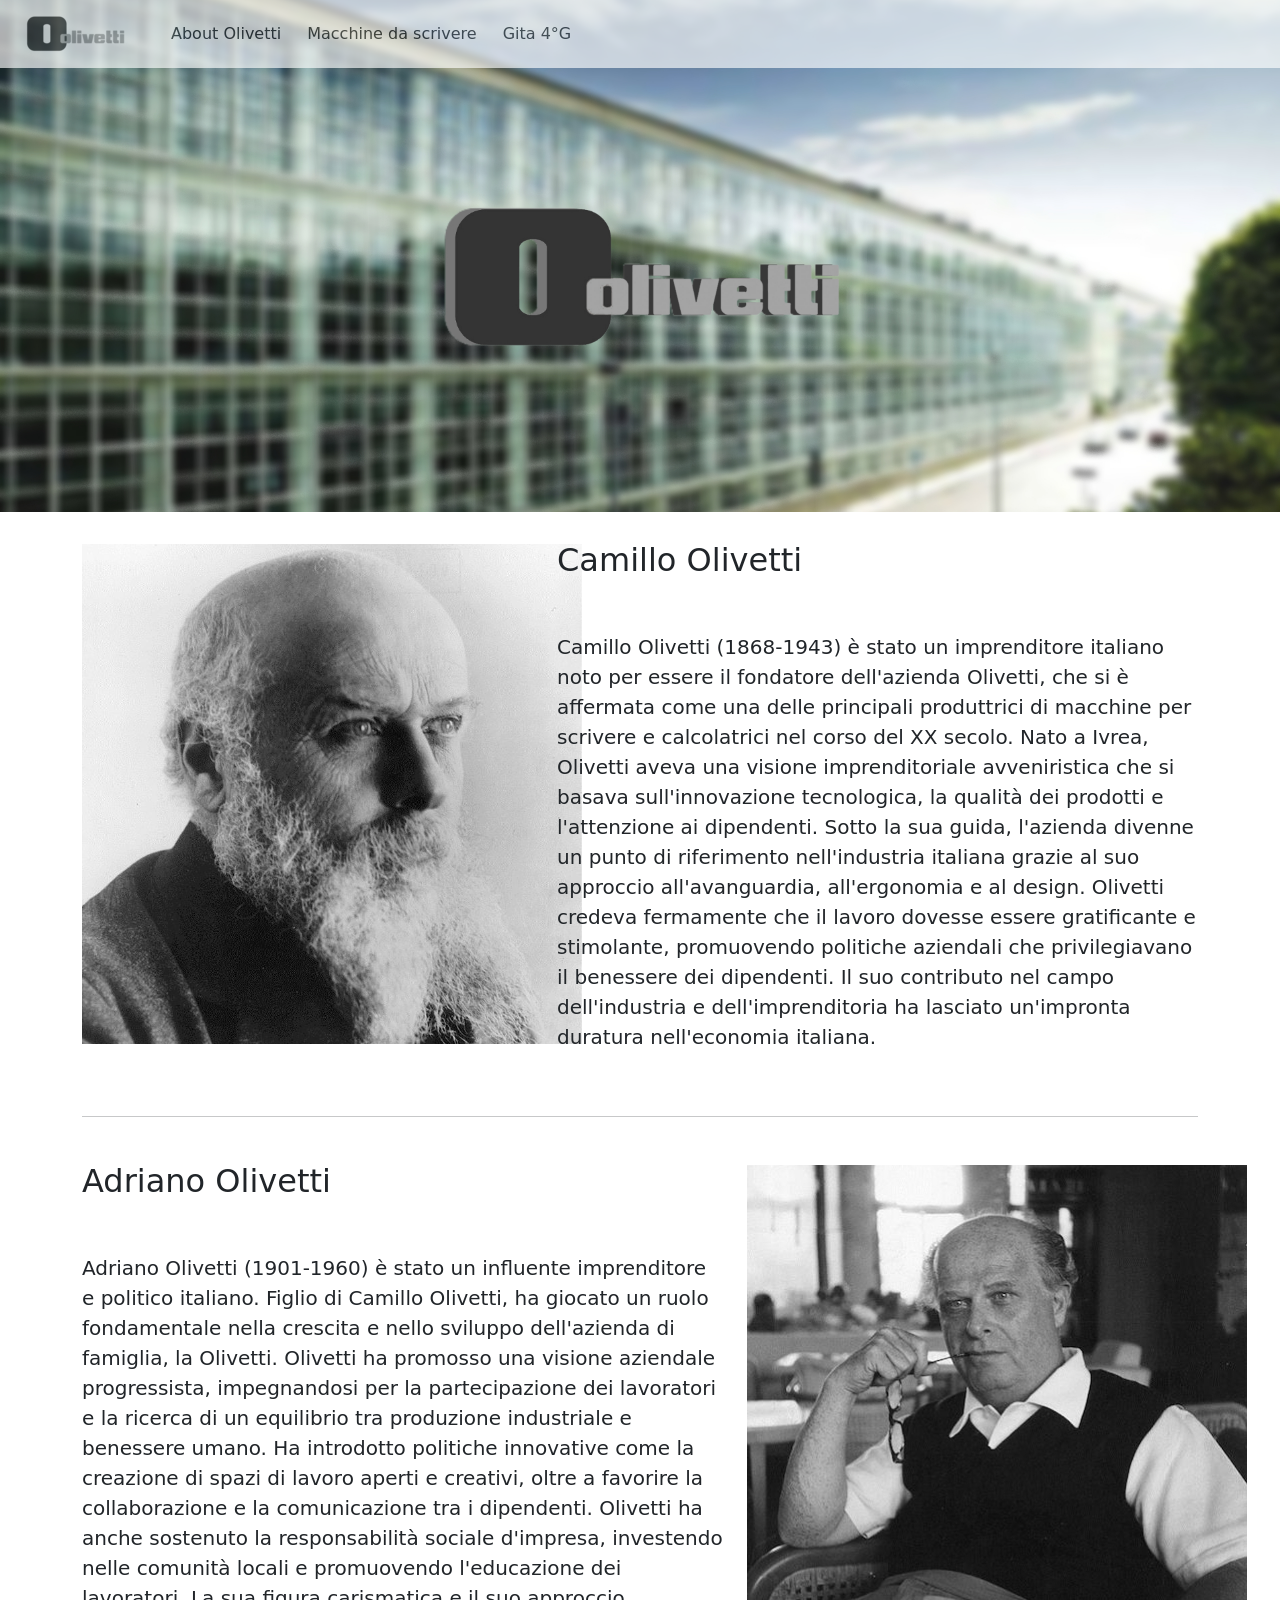
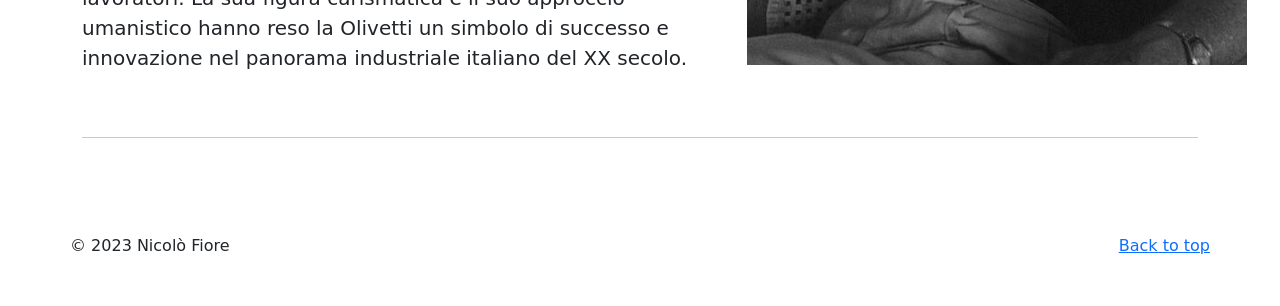
<file: index.html>
<!DOCTYPE html>
<html lang="en" dir="ltr">

<head>
  <meta charset="utf-8">
  <title>Olivetti Nicolò Fiore</title>

  <link href="https://cdn.jsdelivr.net/npm/bootstrap@5.3.0-alpha3/dist/css/bootstrap.min.css" rel="stylesheet" integrity="sha384-KK94CHFLLe+nY2dmCWGMq91rCGa5gtU4mk92HdvYe+M/SXH301p5ILy+dN9+nJOZ" crossorigin="anonymous">
  <link rel="stylesheet" href="css/style.css">

  <link rel="apple-touch-icon" sizes="152x152" href="favicon/apple-touch-icon.png">
  <link rel="icon" type="image/png" sizes="32x32" href="favicon/favicon-32x32.png">
  <link rel="icon" type="image/png" sizes="16x16" href="favicon/favicon-16x16.png">
  <link rel="manifest" href="favicon/site.webmanifest">
  <link rel="mask-icon" href="favicon/safari-pinned-tab.svg" color="#000000">
  <meta name="msapplication-TileColor" content="#000000">
  <meta name="theme-color" content="#000000">

</head>

<body>

  <nav class="navbar navbar-expand-lg bg-body-tertiary fixed-top">
    <div class="container-fluid">
      <button type="button" name="button" class="logo btn" id="btnLogo"><img src="image/Logo_Olivetti.png" alt=""></button>
      <button class="navbar-toggler" type="button" data-bs-toggle="collapse" data-bs-target="#navbarNavAltMarkup" aria-controls="navbarNavAltMarkup" aria-expanded="false" aria-label="Toggle navigation">
        <span class="navbar-toggler-icon"></span>
      </button>
      <div class="collapse navbar-collapse" id="navbarNavAltMarkup">
        <div class="navbar-nav">
          <button type="button" class="btn" id="about">About Olivetti</button>
          <button type="button" class="btn" id="typewriter">Macchine da scrivere</button>
          <button type="button" class="btn" id="trip">Gita 4°G</button>
        </div>
      </div>
    </div>
  </nav>


  <div id="carouselExample" class="carousel slide" data-bs-ride="carousel">
    <div class="carousel-inner">
      <div class="carousel-item active" id="firstImage">

      </div>
    </div>
  </div>


  <div class="container marketing" id="informationOlivetti">

    <div class="row featurette" id="camillo">
      <div class="col-md-7 order-md-2">
        <h2 class="featurette-heading fw-normal lh-1">Camillo Olivetti</h2>
        <p class="lead">Camillo Olivetti (1868-1943) è stato un imprenditore italiano noto per essere il fondatore dell'azienda Olivetti,
          che si è affermata come una delle principali produttrici di macchine per scrivere e calcolatrici nel corso del XX secolo.
          Nato a Ivrea, Olivetti aveva una visione imprenditoriale avveniristica che si basava sull'innovazione tecnologica,
          la qualità dei prodotti e l'attenzione ai dipendenti. Sotto la sua guida,
          l'azienda divenne un punto di riferimento nell'industria italiana grazie al suo approccio all'avanguardia,
          all'ergonomia e al design. Olivetti credeva fermamente che il lavoro dovesse essere gratificante e stimolante,
          promuovendo politiche aziendali che privilegiavano il benessere dei dipendenti.
          Il suo contributo nel campo dell'industria e dell'imprenditoria ha lasciato un'impronta duratura nell'economia italiana.
        </p>
      </div>
      <div class="col-md-5 order-md-1">
        <rect width="100%" height="100%" fill="var(--bs-secondary-bg)" /><text x="50%" y="50%" fill="var(--bs-secondary-color)" dy=".3em"><img src="image/Camillo_Olivetti.png" alt=""></text>
        </svg>
      </div>
    </div>

    <hr class="featurette-divider" id="hrAdriano">

    <div class="row featurette" id="adriano">
      <div class="col-md-7">
        <h2 class="featurette-heading fw-normal lh-1">Adriano Olivetti</span></h2>
        <p class="lead">
          Adriano Olivetti (1901-1960) è stato un influente imprenditore e politico italiano. Figlio di Camillo Olivetti,
          ha giocato un ruolo fondamentale nella crescita e nello sviluppo dell'azienda di famiglia, la Olivetti.
          Olivetti ha promosso una visione aziendale progressista, impegnandosi per la partecipazione dei lavoratori
          e la ricerca di un equilibrio tra produzione industriale e benessere umano.
          Ha introdotto politiche innovative come la creazione di spazi di lavoro aperti e creativi,
          oltre a favorire la collaborazione e la comunicazione tra i dipendenti.
          Olivetti ha anche sostenuto la responsabilità sociale d'impresa,
          investendo nelle comunità locali e promuovendo l'educazione dei lavoratori.
          La sua figura carismatica e il suo approccio umanistico hanno reso la Olivetti un simbolo di successo
          e innovazione nel panorama industriale italiano del XX secolo.
        </p>
      </div>
      <div class="col-md-5">
        <rect width="100%" height="100%" fill="var(--bs-secondary-bg)" /><text x="50%" y="50%" fill="var(--bs-secondary-color)" dy=".3em"><img src="image/Adriano_Olivetti.jpeg" alt=""></text>
        </svg>
      </div>
    </div>

    <div class="row featurette" id="firstTypewriter">
      <div class="col-md-7 order-md-2">
        <h2 class="featurette-heading fw-normal lh-1">Olivetti M1</h2>
        <p class="lead">
          La M1 è stata la prima macchina da scrivere prodotta dalla Olivetti.
          È stata introdotta sul mercato nel 1911 e rappresentava un importante passo avanti nell'evoluzione delle macchine da scrivere.
          La M1 presentava un design moderno e innovativo, con una struttura compatta e un meccanismo di stampa migliorato.
          Era dotata di tasti ben distanziati e di un sistema di tabulazione per agevolare la formattazione dei documenti.
          La macchina da scrivere M1 ha contribuito a stabilire il successo e la reputazione della Olivetti come leader
          nel settore delle macchine per scrivere, aprendo la strada a futuri sviluppi e innovazioni nel campo della
          tecnologia delle macchine da scrivere.
        </p>
      </div>
      <div class="col-md-5 order-md-1">
        <rect width="100%" height="100%" fill="var(--bs-secondary-bg)" /><text x="50%" y="50%" fill="var(--bs-secondary-color)" dy=".3em"><img src="image/M1.jpeg" alt=""></text>
        </svg>
      </div>
    </div>

    <hr class="featurette-divider" id="hrFamous">

    <div class="row featurette" id="FamousTypewriter">
      <div class="col-md-7">
        <h2 class="featurette-heading fw-normal lh-1">Lettera 22</span></h2>
        <p class="lead">
          La Lettera 22 è stata introdotta sul mercato nel 1949 ed è diventata una delle macchine da scrivere più popolari dell'epoca.
          Era una macchina da scrivere portatile con un design elegante e funzionale. La Lettera 22 era dotata di un meccanismo di stampa
          affidabile e di una tastiera ergonomica che consentiva una digitazione fluida.
          Era apprezzata per la sua robustezza e facilità d'uso.
          La Lettera 22 ha avuto un impatto significativo nel mondo delle macchine da scrivere,
          contribuendo a consolidare la reputazione di Olivetti come produttore di macchine da scrivere di alta qualità.
        </p>
      </div>
      <div class="col-md-5">
        <rect width="100%" height="100%" fill="var(--bs-secondary-bg)" /><text x="50%" y="50%" fill="var(--bs-secondary-color)" dy=".3em"><img src="image/Lettera_22.jpeg" alt=""></text>
        </svg>
      </div>
    </div>

    <hr class="featurette-divider" id="hrIconic">

    <div class="row featurette" id="IconicTypewriter">
      <div class="col-md-7 order-md-2">
        <h2 class="featurette-heading fw-normal lh-1">Valentine</h2>
        <p class="lead">
          La Valentine è stata una macchina da scrivere portatile prodotta dalla Olivetti.
          È stata introdotta sul mercato nel 1969 ed è diventata un'icona di design e stile.
          Progettata da Ettore Sottsass e Perry King, la Valentine era caratterizzata da un design colorato e vivace,
          con una forma compatta e arrotondata. Era disponibile in una varietà di colori, tra cui arancione, rosso, blu e verde,
          che si distinguevano dalle tradizionali macchine da scrivere nere o grigie dell'epoca.
          La Valentine ha contribuito a rendere le macchine da scrivere Olivetti più accessibili e attraenti per un pubblico più giovane
          e alla moda. Nonostante la sua popolarità, la Valentine è stata prodotta per un periodo di tempo relativamente breve,
          ma rimane un oggetto di design ammirato e collezionato per il suo stile unico.
        </p>
      </div>
      <div class="col-md-5 order-md-1">
        <rect width="100%" height="100%" fill="var(--bs-secondary-bg)" /><text x="50%" y="50%" fill="var(--bs-secondary-color)" dy=".3em"><img src="image/Valentine.jpeg" alt=""></text>
        </svg>
      </div>
    </div>

    <!--_____________________________________________________________________________________ -->


    <div class="row featurette" id="starting">
      <div class="col-md-7 order-md-2">
        <h2 class="featurette-heading fw-normal lh-1">Partenza fallimentare</h2>
        <p class="lead">
          Questo qui a fianco è l'autobus con cui saremmo dovuti arrivare a Ivrea, ma dopo circa 30 metri si è fermato senza più ripartire.
          Dopo questo inconveniente abbiamo aspettato circa un ora e mezza per l'arrivo di un'altro autobus. Arrivato l'autobus sostitutivo
          siamo partiti per Ivrea.
        </p>
      </div>
      <div class="col-md-5 order-md-1">
        <rect width="100%" height="100%" fill="var(--bs-secondary-bg)" /><text x="50%" y="50%" fill="var(--bs-secondary-color)" dy=".3em"><img src="image/autobus.jpeg" alt=""></text>
        </svg>
      </div>
    </div>

    <hr class="featurette-divider" id="hrStarting">

    <div class="row featurette" id="arrive">
      <div class="col-md-7">
        <h2 class="featurette-heading fw-normal lh-1">Fondazione Natale Cappelaro</span></h2>
        <p class="lead">
          Arrivati a Ivrea la nostra prima tappa è stata alla fondazione Natale Cappelaro,
          all'interno della quale sono presenti tutte le macchine prodotte dall'Olivetti. <br>
          Ad accoglierci c'era una guida la quale ci ha raccontato la storia dell'Olivetti e curiosità riguardanti le macchine da scrivere.
          Inseguito alla visita guidata ci siamo diretti in un laboratorio d'informatica, sempre all'interno della fondazione, dove dei signori
          ci hanno spiegato dove è nato arduino, il perchè è stato sviluppato arduino e infine una breve esercitazione con esso.
        </p>
      </div>
      <div class="col-md-5">
        <rect width="100%" height="100%" fill="var(--bs-secondary-bg)" /><text x="50%" y="50%" fill="var(--bs-secondary-color)" dy=".3em"><img src="image/typewriterMuseum.jpeg" alt=""></text>
        </svg>
      </div>
    </div>

    <hr class="featurette-divider" id="hrArrive">

    <div class="row featurette" id="museumOlivetti">
      <div class="col-md-7 order-md-2">
        <h2 class="featurette-heading fw-normal lh-1">Ivrea visitor's center</h2>
        <p class="lead">
          La tappa successiva è stata a Ivrea visitor's center nel quale sono presenti cartelli con frasi celebri di Camillo e Adriano Olivetti e
          anche un mockup che raffigura tutte le prorietà Olivetti.

        </p>
      </div>
      <div class="col-md-5 order-md-1">
        <rect width="100%" height="100%" fill="var(--bs-secondary-bg)" /><text x="50%" y="50%" fill="var(--bs-secondary-color)" dy=".3em"><img src="image/Visitor_Center.jpeg" alt=""></text>
        </svg>
      </div>
    </div>

    <hr class="featurette-divider" id="hrMuseum">

    <div class="row featurette" id="olivetti">
      <div class="col-md-7">
        <h2 class="featurette-heading fw-normal lh-1">Olivetti S.p.A.</span></h2>
        <p class="lead">
          L'ultima tappa è stata all'attuale azienda olivetti che si occupa di IoT,
          ormai è dal 2003 che la compagnia telefonica Tim ha acquistato il 100% delle quote societarie.
        </p>
      </div>
      <div class="col-md-5">
        <rect width="100%" height="100%" fill="var(--bs-secondary-bg)" /><text x="50%" y="50%" fill="var(--bs-secondary-color)" dy=".3em"><img src="image/Olivetti.jpeg" alt=""></text>
        </svg>
      </div>
    </div>

    <hr class="featurette-divider" id="hrOlivetti">

    <div class="row featurette" id="reflection">
      <h2 class="featurette-heading fw-normal lh-1">Riflessione sull'Olivetti</span></h2>
      <p class="lead">
        Questa gita alla scoperta dell'Olivetti mi ha fatto riflettere.
        Una piccola realtà come la città di Ivrea contiene al suo interno le fondamenta di quello che per noi oggi è il computer. <br>
        Se non si conosce minimamente chi sia l'azienda Olivetti, ci limitiamo a vedere il suo marchio su vecchie macchine da scrivere.
        Oggi pensiamo all'avvento delle nuove tecnologie solo grazie ai grandi marchi come Apple, Samsung, ecc. <br>
        Tuttavia, ci dimentichiamo che senza aziende come Olivetti (e non solo),
        probabilmente non saremmo arrivati a sviluppi tecnologici così significativi.
      </p>
    </div>

    <hr class="featurette-divider" id="hrFooter">

  </div>

  <footer class="container" id="footer">
    <p class="float-end"><a href="#">Back to top</a></p>
    <p>&copy; 2023 Nicolò Fiore</p>
  </footer>

  <script src="https://code.jquery.com/jquery-3.6.0.min.js"></script>
  <script src="js/index.js" charset="utf-8"></script>
  <script src="https://cdn.jsdelivr.net/npm/bootstrap@5.3.0-alpha3/dist/js/bootstrap.bundle.min.js" integrity="sha384-ENjdO4Dr2bkBIFxQpeoTz1HIcje39Wm4jDKdf19U8gI4ddQ3GYNS7NTKfAdVQSZe" crossorigin="anonymous"></script>

</body>

</html>
</file>
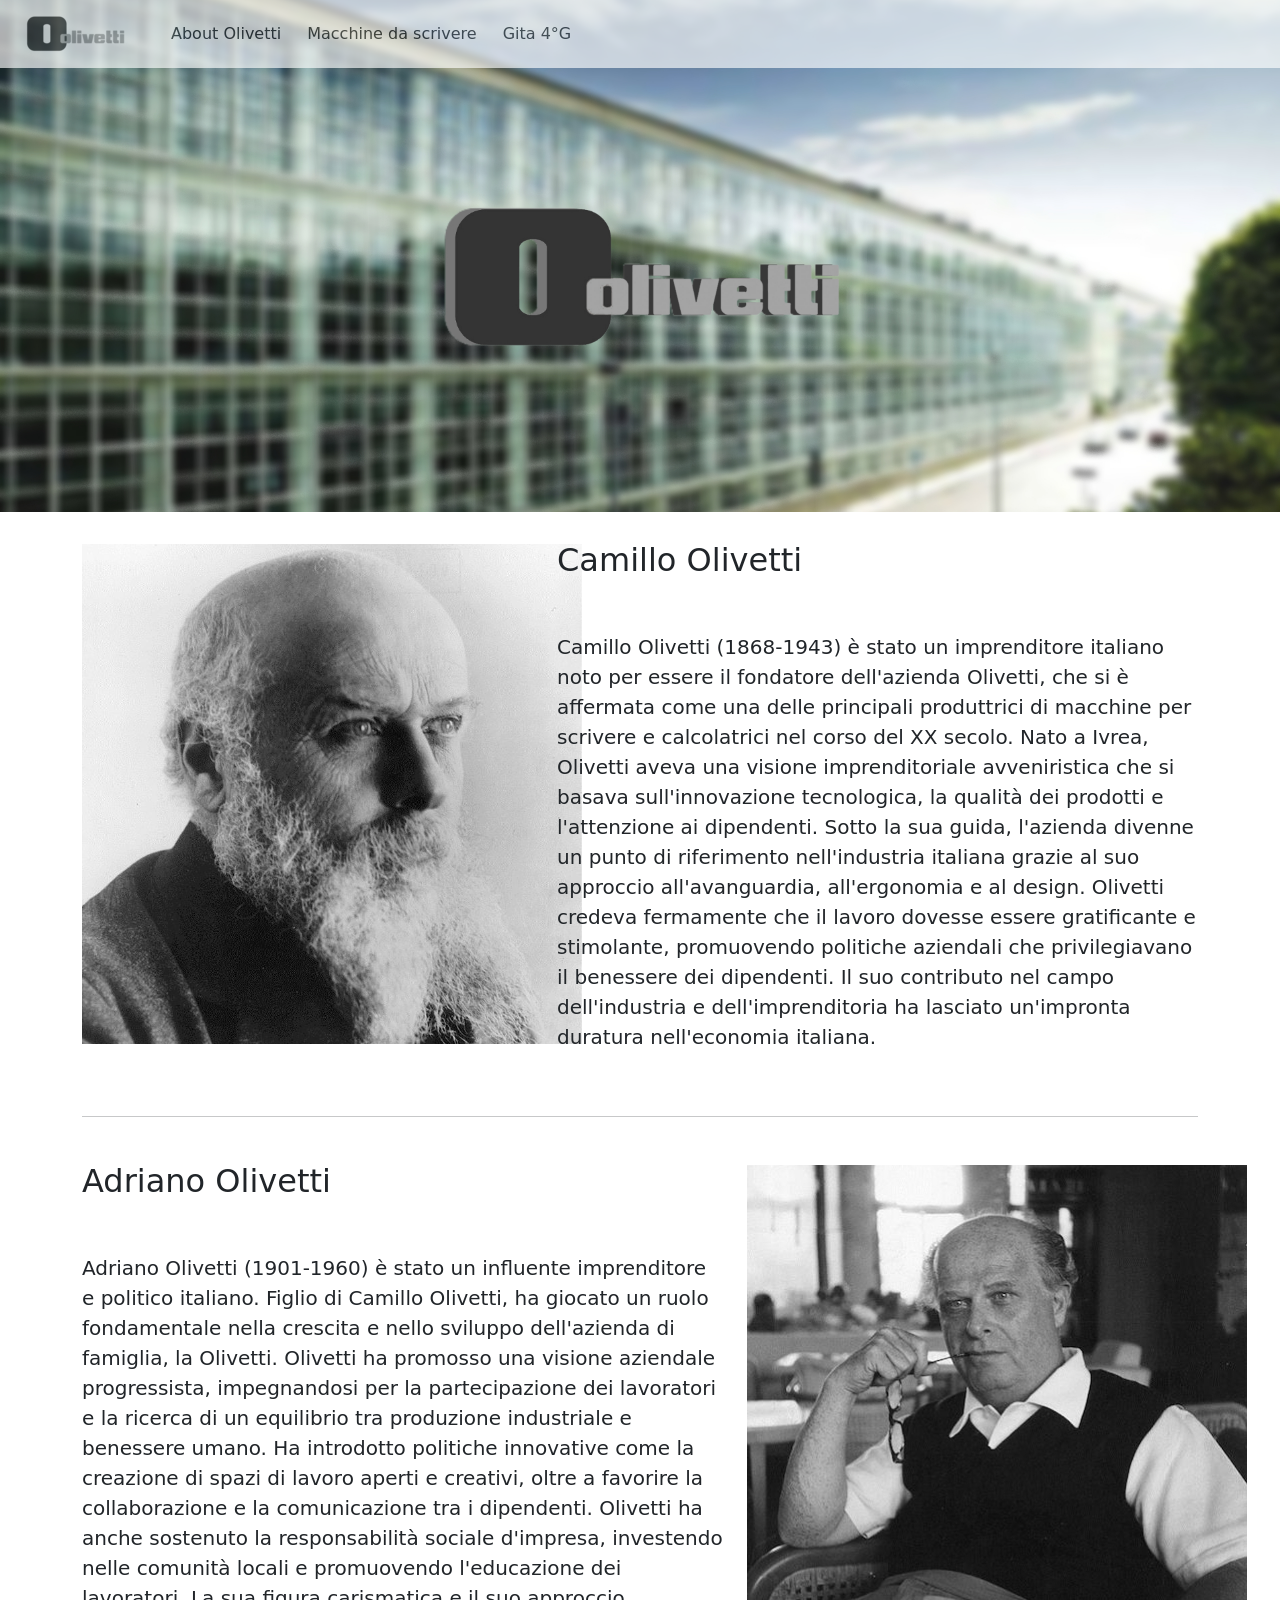
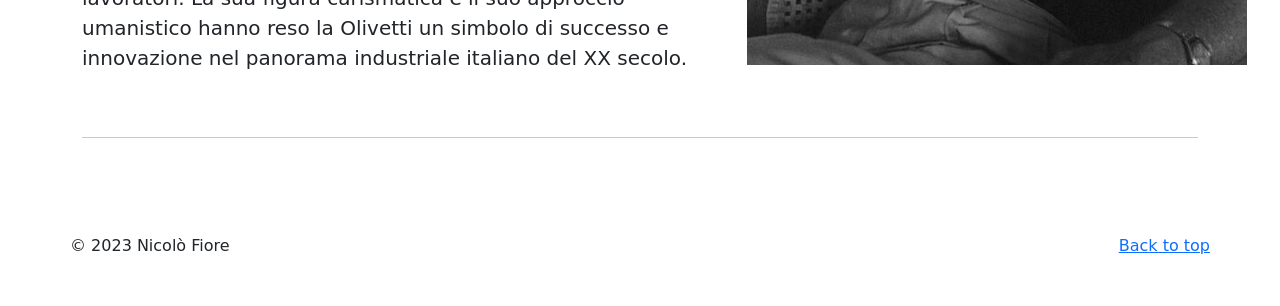
<file: html/index.html>
<!DOCTYPE html>
<html lang="en" dir="ltr">

<head>
  <meta charset="utf-8">
  <title>Olivetti Nicolò Fiore</title>

  <link href="https://cdn.jsdelivr.net/npm/bootstrap@5.3.0-alpha3/dist/css/bootstrap.min.css" rel="stylesheet" integrity="sha384-KK94CHFLLe+nY2dmCWGMq91rCGa5gtU4mk92HdvYe+M/SXH301p5ILy+dN9+nJOZ" crossorigin="anonymous">
  <link rel="stylesheet" href="../css/style.css">

  <link rel="apple-touch-icon" sizes="152x152" href="../favicon/apple-touch-icon.png">
  <link rel="icon" type="image/png" sizes="32x32" href="../favicon/favicon-32x32.png">
  <link rel="icon" type="image/png" sizes="16x16" href="../favicon/favicon-16x16.png">
  <link rel="manifest" href="../favicon/site.webmanifest">
  <link rel="mask-icon" href="../favicon/safari-pinned-tab.svg" color="#000000">
  <meta name="msapplication-TileColor" content="#000000">
  <meta name="theme-color" content="#000000">

</head>

<body>

  <nav class="navbar navbar-expand-lg bg-body-tertiary fixed-top">
    <div class="container-fluid">
      <button type="button" name="button" class="logo btn" id="btnLogo"><img src="../image/Logo_Olivetti.png" alt=""></button>
      <button class="navbar-toggler" type="button" data-bs-toggle="collapse" data-bs-target="#navbarNavAltMarkup" aria-controls="navbarNavAltMarkup" aria-expanded="false" aria-label="Toggle navigation">
        <span class="navbar-toggler-icon"></span>
      </button>
      <div class="collapse navbar-collapse" id="navbarNavAltMarkup">
        <div class="navbar-nav">
          <button type="button" class="btn" id="about">About Olivetti</button>
          <button type="button" class="btn" id="typewriter">Macchine da scrivere</button>
          <button type="button" class="btn" id="trip">Gita 4°G</button>
        </div>
      </div>
    </div>
  </nav>


  <div id="carouselExample" class="carousel slide" data-bs-ride="carousel">
    <div class="carousel-inner">
      <div class="carousel-item active" id="firstImage">

      </div>
    </div>
  </div>


  <div class="container marketing" id="informationOlivetti">

    <div class="row featurette" id="camillo">
      <div class="col-md-7 order-md-2">
        <h2 class="featurette-heading fw-normal lh-1">Camillo Olivetti</h2>
        <p class="lead">Camillo Olivetti (1868-1943) è stato un imprenditore italiano noto per essere il fondatore dell'azienda Olivetti,
          che si è affermata come una delle principali produttrici di macchine per scrivere e calcolatrici nel corso del XX secolo.
          Nato a Ivrea, Olivetti aveva una visione imprenditoriale avveniristica che si basava sull'innovazione tecnologica,
          la qualità dei prodotti e l'attenzione ai dipendenti. Sotto la sua guida,
          l'azienda divenne un punto di riferimento nell'industria italiana grazie al suo approccio all'avanguardia,
          all'ergonomia e al design. Olivetti credeva fermamente che il lavoro dovesse essere gratificante e stimolante,
          promuovendo politiche aziendali che privilegiavano il benessere dei dipendenti.
          Il suo contributo nel campo dell'industria e dell'imprenditoria ha lasciato un'impronta duratura nell'economia italiana.
        </p>
      </div>
      <div class="col-md-5 order-md-1">
        <rect width="100%" height="100%" fill="var(--bs-secondary-bg)" /><text x="50%" y="50%" fill="var(--bs-secondary-color)" dy=".3em"><img src="../image/Camillo_Olivetti.png" alt=""></text>
        </svg>
      </div>
    </div>

    <hr class="featurette-divider" id="hrAdriano">

    <div class="row featurette" id="adriano">
      <div class="col-md-7">
        <h2 class="featurette-heading fw-normal lh-1">Adriano Olivetti</span></h2>
        <p class="lead">
          Adriano Olivetti (1901-1960) è stato un influente imprenditore e politico italiano. Figlio di Camillo Olivetti,
          ha giocato un ruolo fondamentale nella crescita e nello sviluppo dell'azienda di famiglia, la Olivetti.
          Olivetti ha promosso una visione aziendale progressista, impegnandosi per la partecipazione dei lavoratori
          e la ricerca di un equilibrio tra produzione industriale e benessere umano.
          Ha introdotto politiche innovative come la creazione di spazi di lavoro aperti e creativi,
          oltre a favorire la collaborazione e la comunicazione tra i dipendenti.
          Olivetti ha anche sostenuto la responsabilità sociale d'impresa,
          investendo nelle comunità locali e promuovendo l'educazione dei lavoratori.
          La sua figura carismatica e il suo approccio umanistico hanno reso la Olivetti un simbolo di successo
          e innovazione nel panorama industriale italiano del XX secolo.
        </p>
      </div>
      <div class="col-md-5">
        <rect width="100%" height="100%" fill="var(--bs-secondary-bg)" /><text x="50%" y="50%" fill="var(--bs-secondary-color)" dy=".3em"><img src="../image/Adriano_Olivetti.jpeg" alt=""></text>
        </svg>
      </div>
    </div>

    <div class="row featurette" id="firstTypewriter">
      <div class="col-md-7 order-md-2">
        <h2 class="featurette-heading fw-normal lh-1">Olivetti M1</h2>
        <p class="lead">
          La M1 è stata la prima macchina da scrivere prodotta dalla Olivetti.
          È stata introdotta sul mercato nel 1911 e rappresentava un importante passo avanti nell'evoluzione delle macchine da scrivere.
          La M1 presentava un design moderno e innovativo, con una struttura compatta e un meccanismo di stampa migliorato.
          Era dotata di tasti ben distanziati e di un sistema di tabulazione per agevolare la formattazione dei documenti.
          La macchina da scrivere M1 ha contribuito a stabilire il successo e la reputazione della Olivetti come leader
          nel settore delle macchine per scrivere, aprendo la strada a futuri sviluppi e innovazioni nel campo della
          tecnologia delle macchine da scrivere.
        </p>
      </div>
      <div class="col-md-5 order-md-1">
        <rect width="100%" height="100%" fill="var(--bs-secondary-bg)" /><text x="50%" y="50%" fill="var(--bs-secondary-color)" dy=".3em"><img src="../image/M1.jpeg" alt=""></text>
        </svg>
      </div>
    </div>

    <hr class="featurette-divider" id="hrFamous">

    <div class="row featurette" id="FamousTypewriter">
      <div class="col-md-7">
        <h2 class="featurette-heading fw-normal lh-1">Lettera 22</span></h2>
        <p class="lead">
          La Lettera 22 è stata introdotta sul mercato nel 1949 ed è diventata una delle macchine da scrivere più popolari dell'epoca.
          Era una macchina da scrivere portatile con un design elegante e funzionale. La Lettera 22 era dotata di un meccanismo di stampa
          affidabile e di una tastiera ergonomica che consentiva una digitazione fluida.
          Era apprezzata per la sua robustezza e facilità d'uso.
          La Lettera 22 ha avuto un impatto significativo nel mondo delle macchine da scrivere,
          contribuendo a consolidare la reputazione di Olivetti come produttore di macchine da scrivere di alta qualità.
        </p>
      </div>
      <div class="col-md-5">
        <rect width="100%" height="100%" fill="var(--bs-secondary-bg)" /><text x="50%" y="50%" fill="var(--bs-secondary-color)" dy=".3em"><img src="../image/Lettera_22.jpeg" alt=""></text>
        </svg>
      </div>
    </div>

    <hr class="featurette-divider" id="hrIconic">

    <div class="row featurette" id="IconicTypewriter">
      <div class="col-md-7 order-md-2">
        <h2 class="featurette-heading fw-normal lh-1">Valentine</h2>
        <p class="lead">
          La Valentine è stata una macchina da scrivere portatile prodotta dalla Olivetti.
          È stata introdotta sul mercato nel 1969 ed è diventata un'icona di design e stile.
          Progettata da Ettore Sottsass e Perry King, la Valentine era caratterizzata da un design colorato e vivace,
          con una forma compatta e arrotondata. Era disponibile in una varietà di colori, tra cui arancione, rosso, blu e verde,
          che si distinguevano dalle tradizionali macchine da scrivere nere o grigie dell'epoca.
          La Valentine ha contribuito a rendere le macchine da scrivere Olivetti più accessibili e attraenti per un pubblico più giovane
          e alla moda. Nonostante la sua popolarità, la Valentine è stata prodotta per un periodo di tempo relativamente breve,
          ma rimane un oggetto di design ammirato e collezionato per il suo stile unico.
        </p>
      </div>
      <div class="col-md-5 order-md-1">
        <rect width="100%" height="100%" fill="var(--bs-secondary-bg)" /><text x="50%" y="50%" fill="var(--bs-secondary-color)" dy=".3em"><img src="../image/Valentine.jpeg" alt=""></text>
        </svg>
      </div>
    </div>

    <!--_____________________________________________________________________________________ -->


    <div class="row featurette" id="starting">
      <div class="col-md-7 order-md-2">
        <h2 class="featurette-heading fw-normal lh-1">Partenza fallimentare</h2>
        <p class="lead">
          Questo qui a fianco è l'autobus con cui saremmo dovuti arrivare a Ivrea, ma dopo circa 30 metri si è fermato senza più ripartire.
          Dopo questo inconveniente abbiamo aspettato circa un ora e mezza per l'arrivo di un'altro autobus. Arrivato l'autobus sostitutivo
          siamo partiti per Ivrea.
        </p>
      </div>
      <div class="col-md-5 order-md-1">
        <rect width="100%" height="100%" fill="var(--bs-secondary-bg)" /><text x="50%" y="50%" fill="var(--bs-secondary-color)" dy=".3em"><img src="../image/autobus.jpeg" alt=""></text>
        </svg>
      </div>
    </div>

    <hr class="featurette-divider" id="hrStarting">

    <div class="row featurette" id="arrive">
      <div class="col-md-7">
        <h2 class="featurette-heading fw-normal lh-1">Fondazione Natale Cappelaro</span></h2>
        <p class="lead">
          Arrivati a Ivrea la nostra prima tappa è stata alla fondazione Natale Cappelaro,
          all'interno della quale sono presenti tutte le macchine prodotte dall'Olivetti. <br>
          Ad accoglierci c'era una guida la quale ci ha raccontato la storia dell'Olivetti e curiosità riguardanti le macchine da scrivere.
          Inseguito alla visita guidata ci siamo diretti in un laboratorio d'informatica, sempre all'interno della fondazione, dove dei signori
          ci hanno spiegato dove è nato arduino, il perchè è stato sviluppato arduino e infine una breve esercitazione con esso.
        </p>
      </div>
      <div class="col-md-5">
        <rect width="100%" height="100%" fill="var(--bs-secondary-bg)" /><text x="50%" y="50%" fill="var(--bs-secondary-color)" dy=".3em"><img src="../image/typewriterMuseum.jpeg" alt=""></text>
        </svg>
      </div>
    </div>

    <hr class="featurette-divider" id="hrArrive">

    <div class="row featurette" id="museumOlivetti">
      <div class="col-md-7 order-md-2">
        <h2 class="featurette-heading fw-normal lh-1">Ivrea visitor's center</h2>
        <p class="lead">
          La tappa successiva è stata a Ivrea visitor's center nel quale sono presenti cartelli con frasi celebri di Camillo e Adriano Olivetti e
          anche un mockup che raffigura tutte le prorietà Olivetti.

        </p>
      </div>
      <div class="col-md-5 order-md-1">
        <rect width="100%" height="100%" fill="var(--bs-secondary-bg)" /><text x="50%" y="50%" fill="var(--bs-secondary-color)" dy=".3em"><img src="../image/Visitor_Center.jpeg" alt=""></text>
        </svg>
      </div>
    </div>

    <hr class="featurette-divider" id="hrMuseum">

    <div class="row featurette" id="olivetti">
      <div class="col-md-7">
        <h2 class="featurette-heading fw-normal lh-1">Olivetti S.p.A.</span></h2>
        <p class="lead">
          L'ultima tappa è stata all'attuale azienda olivetti che si occupa di IoT,
          ormai è dal 2003 che la compagnia telefonica Tim ha acquistato il 100% delle quote societarie.
        </p>
      </div>
      <div class="col-md-5">
        <rect width="100%" height="100%" fill="var(--bs-secondary-bg)" /><text x="50%" y="50%" fill="var(--bs-secondary-color)" dy=".3em"><img src="../image/Olivetti.jpeg" alt=""></text>
        </svg>
      </div>
    </div>

    <hr class="featurette-divider" id="hrOlivetti">

    <div class="row featurette" id="reflection">
      <h2 class="featurette-heading fw-normal lh-1">Riflessione sull'Olivetti</span></h2>
      <p class="lead">
        Questa gita alla scoperta dell'Olivetti mi ha fatto riflettere.
        Una piccola realtà come la città di Ivrea contiene al suo interno le fondamenta di quello che per noi oggi è il computer. <br>
        Se non si conosce minimamente chi sia l'azienda Olivetti, ci limitiamo a vedere il suo marchio su vecchie macchine da scrivere.
        Oggi pensiamo all'avvento delle nuove tecnologie solo grazie ai grandi marchi come Apple, Samsung, ecc. <br>
        Tuttavia, ci dimentichiamo che senza aziende come Olivetti (e non solo),
        probabilmente non saremmo arrivati a sviluppi tecnologici così significativi.
      </p>
    </div>

    <hr class="featurette-divider" id="hrFooter">

  </div>

  <footer class="container" id="footer">
    <p class="float-end"><a href="#">Back to top</a></p>
    <p>&copy; 2023 Nicolò Fiore</p>
  </footer>

  <script src="https://code.jquery.com/jquery-3.6.0.min.js"></script>
  <script src="../js/index.js" charset="utf-8"></script>
  <script src="https://cdn.jsdelivr.net/npm/bootstrap@5.3.0-alpha3/dist/js/bootstrap.bundle.min.js" integrity="sha384-ENjdO4Dr2bkBIFxQpeoTz1HIcje39Wm4jDKdf19U8gI4ddQ3GYNS7NTKfAdVQSZe" crossorigin="anonymous"></script>

</body>

</html>
</file>
<file: css/style.css>
.carousel-item{
  height: 32rem;
}

#firstImage{
  background-image:url("../image/Factory_Olivetti.jpeg");
  background-position: 80%;
  background-size: 100%;
}

.navbar{
  background-color: white !important;
  opacity: 65%;
  color: black !important;
}

#footer{
  padding: 2rem 0rem 2rem 0rem;
}

.row{
  padding: 2rem 0rem 2rem 0rem;
}

p{
  padding-top: 3rem;
}

.logo{
  padding-right: 2rem;
}
</file>
